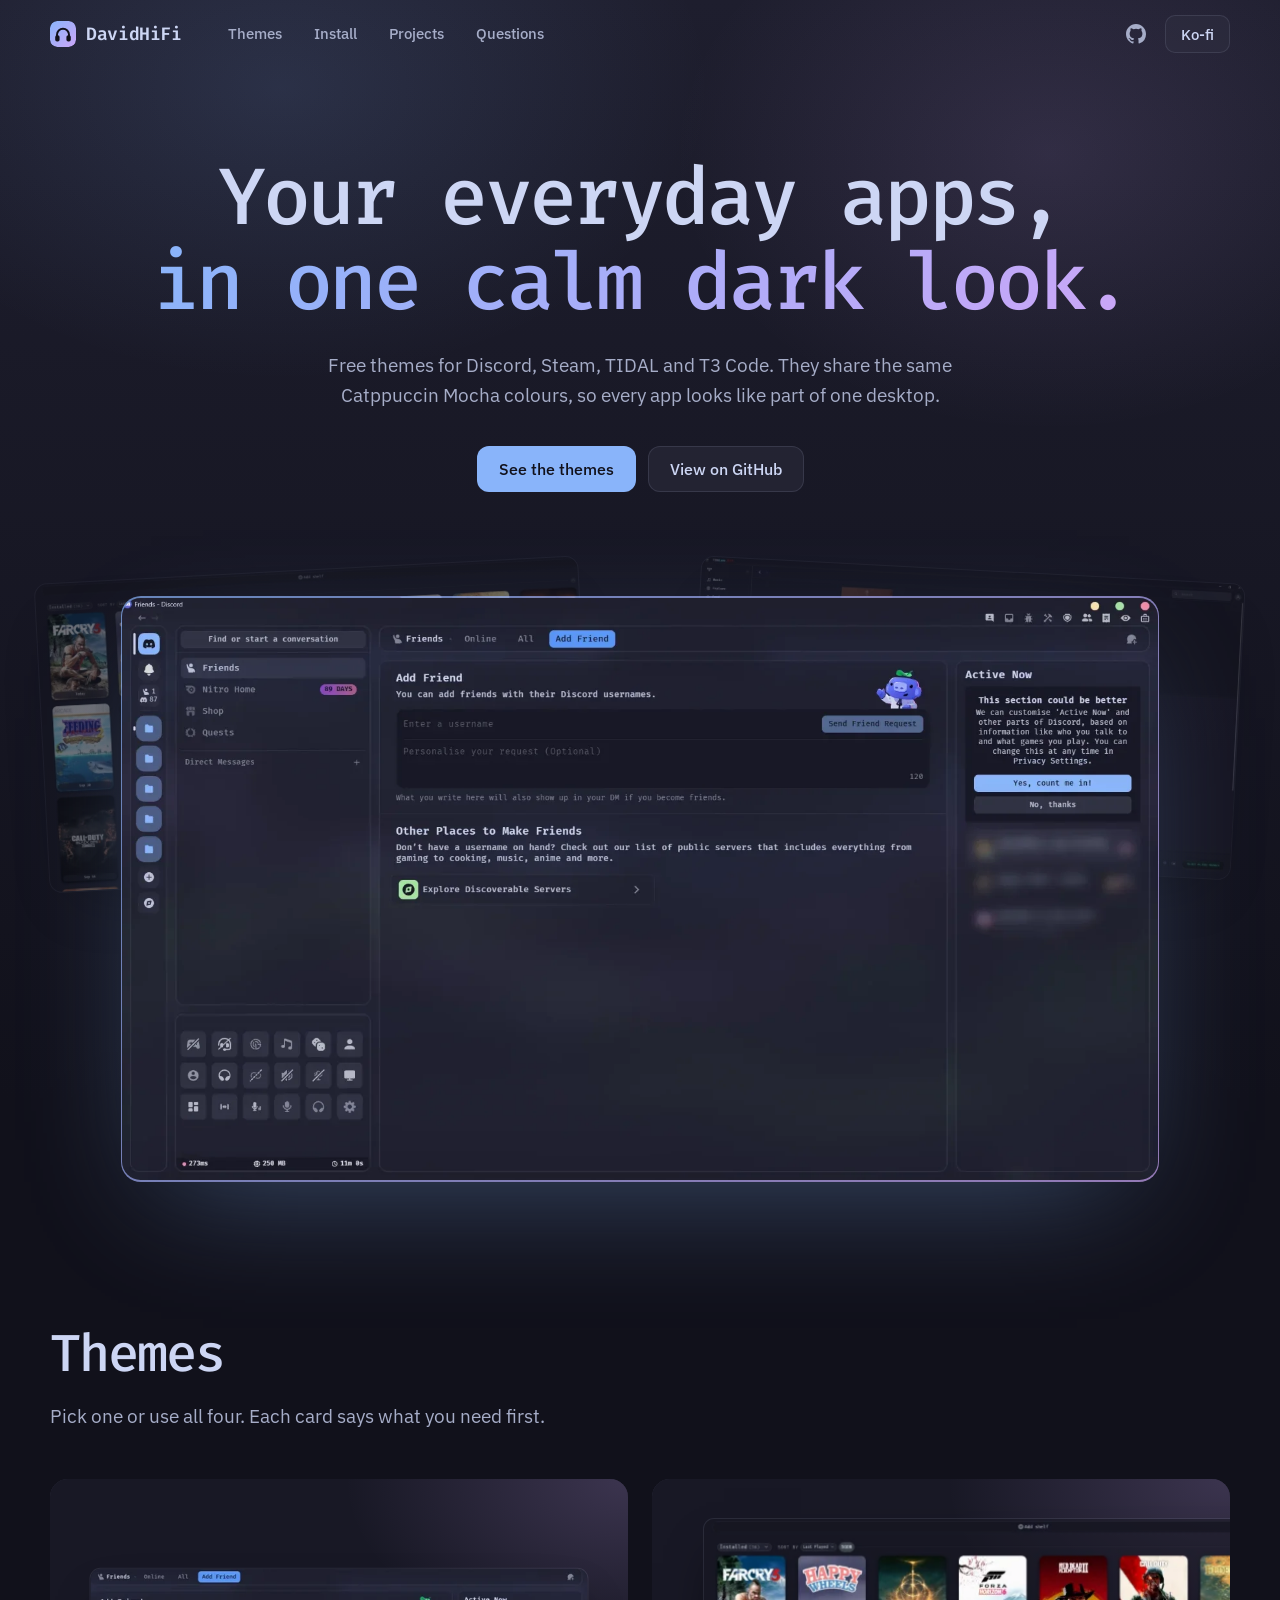
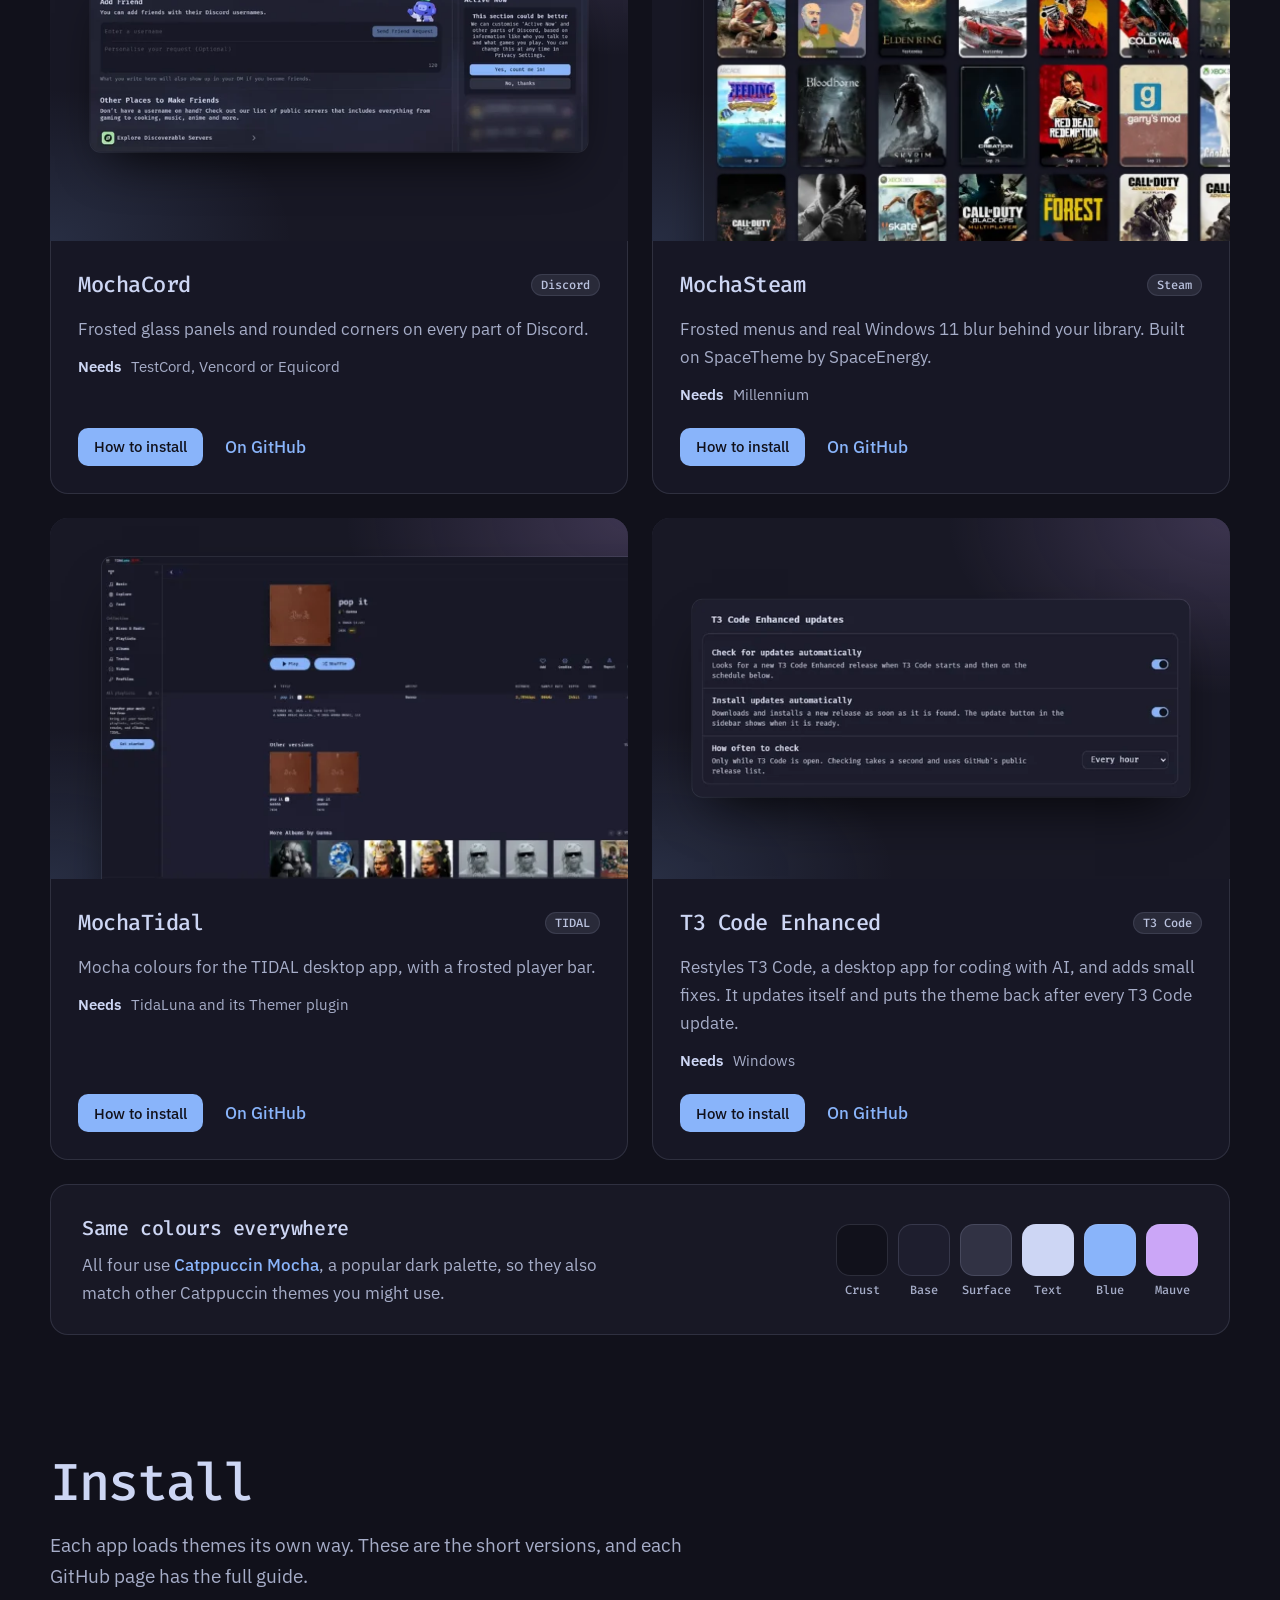
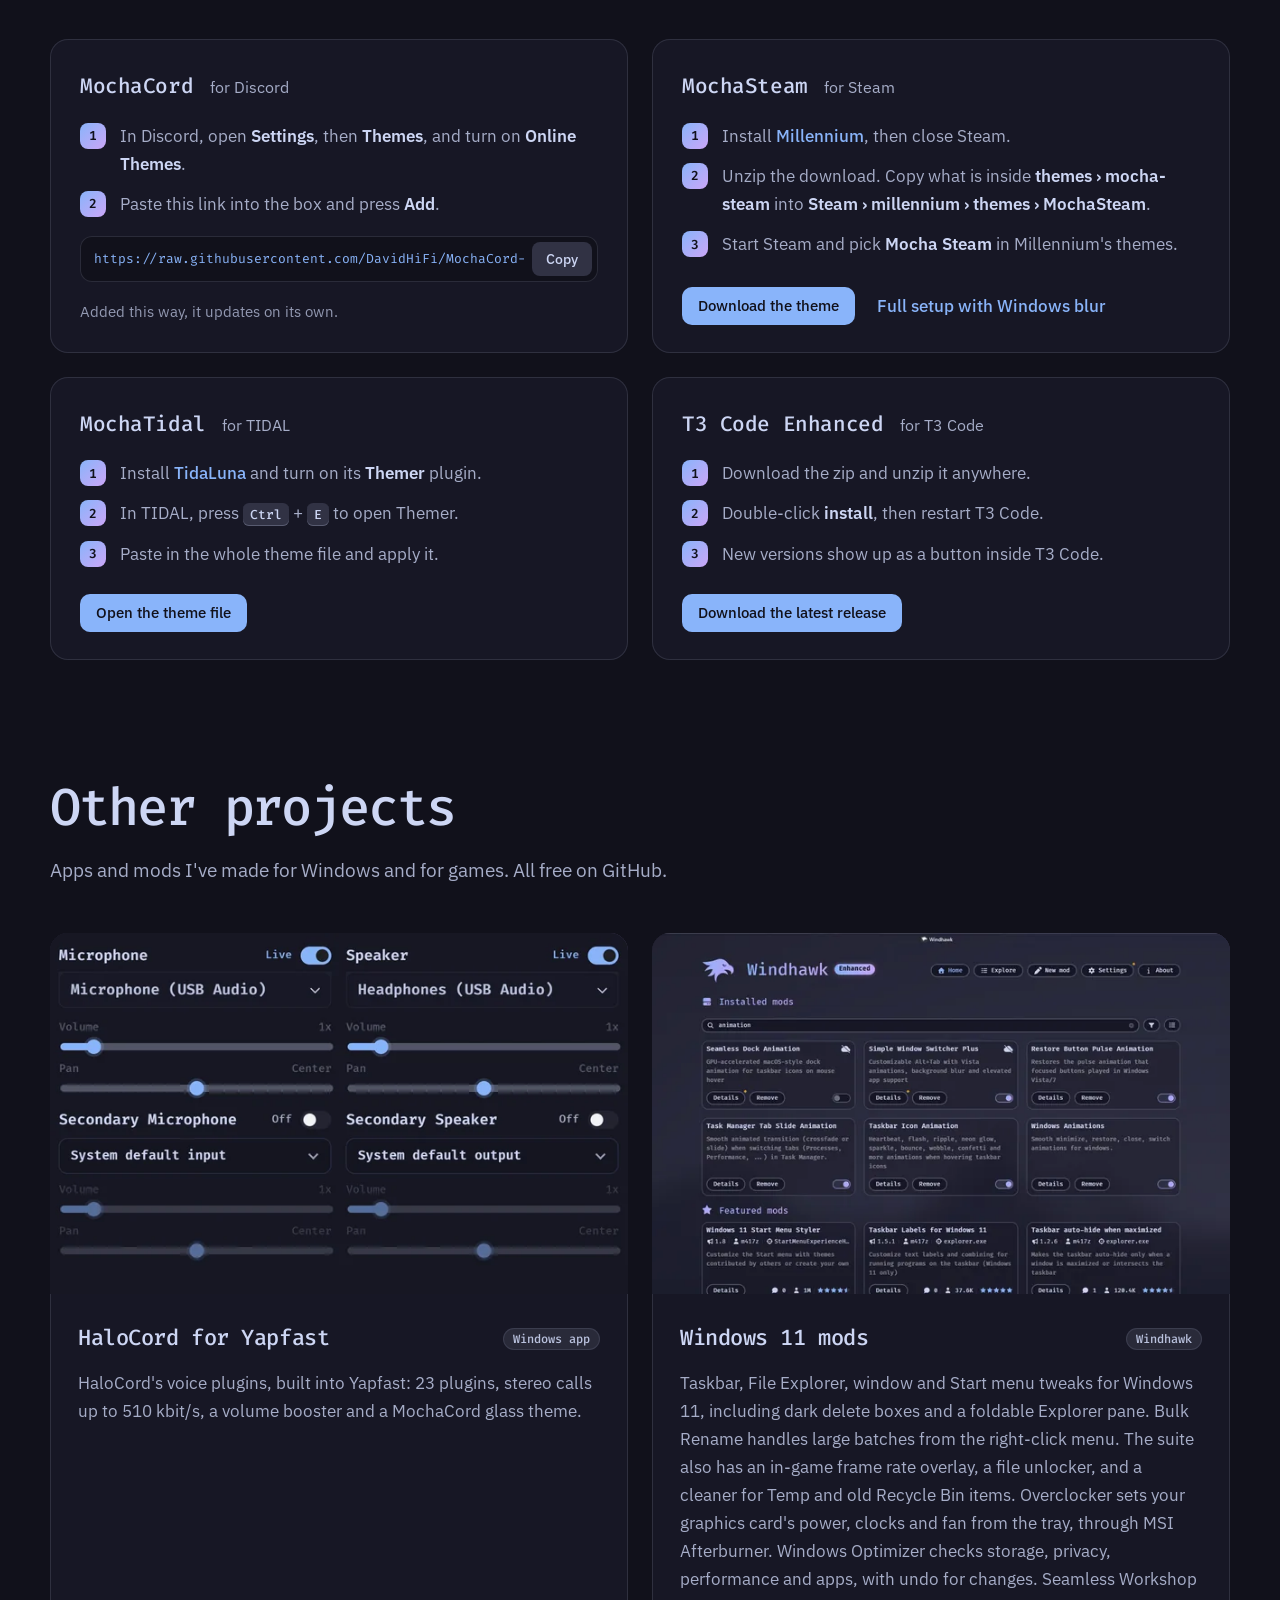
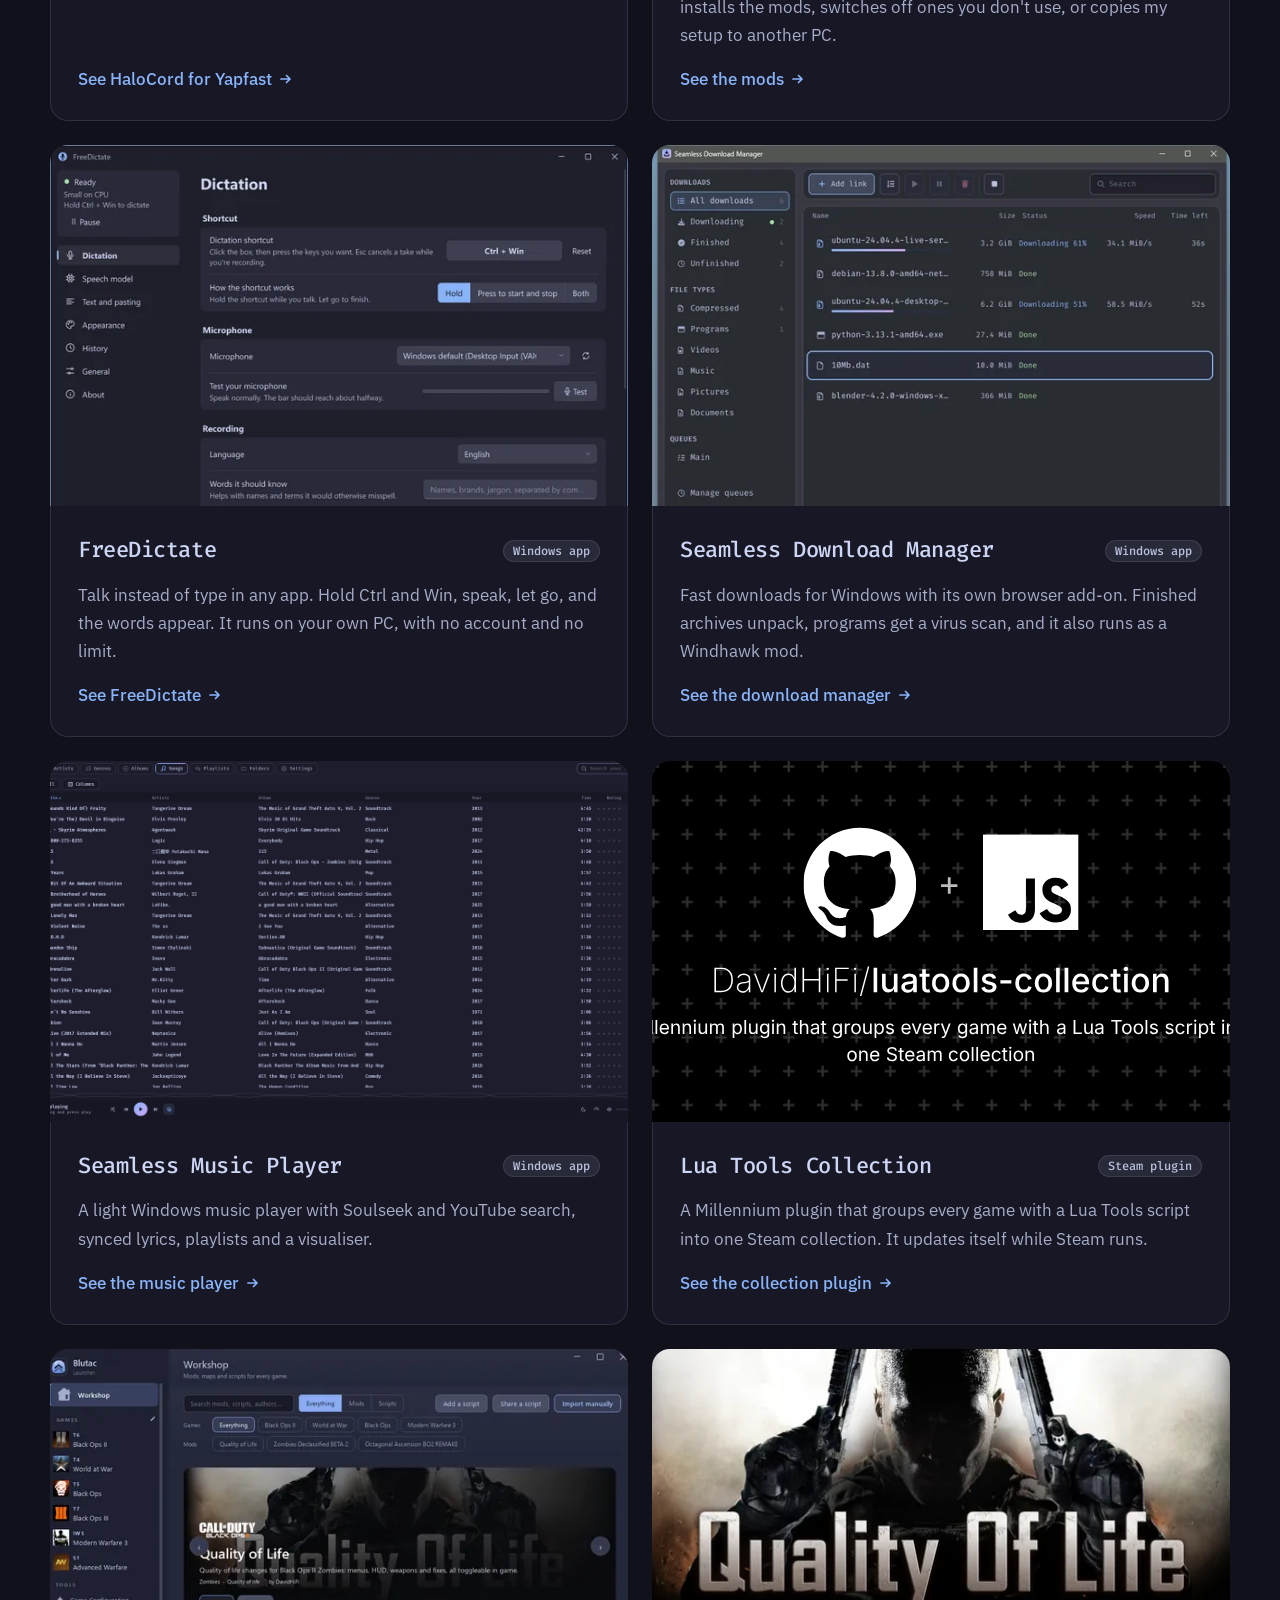
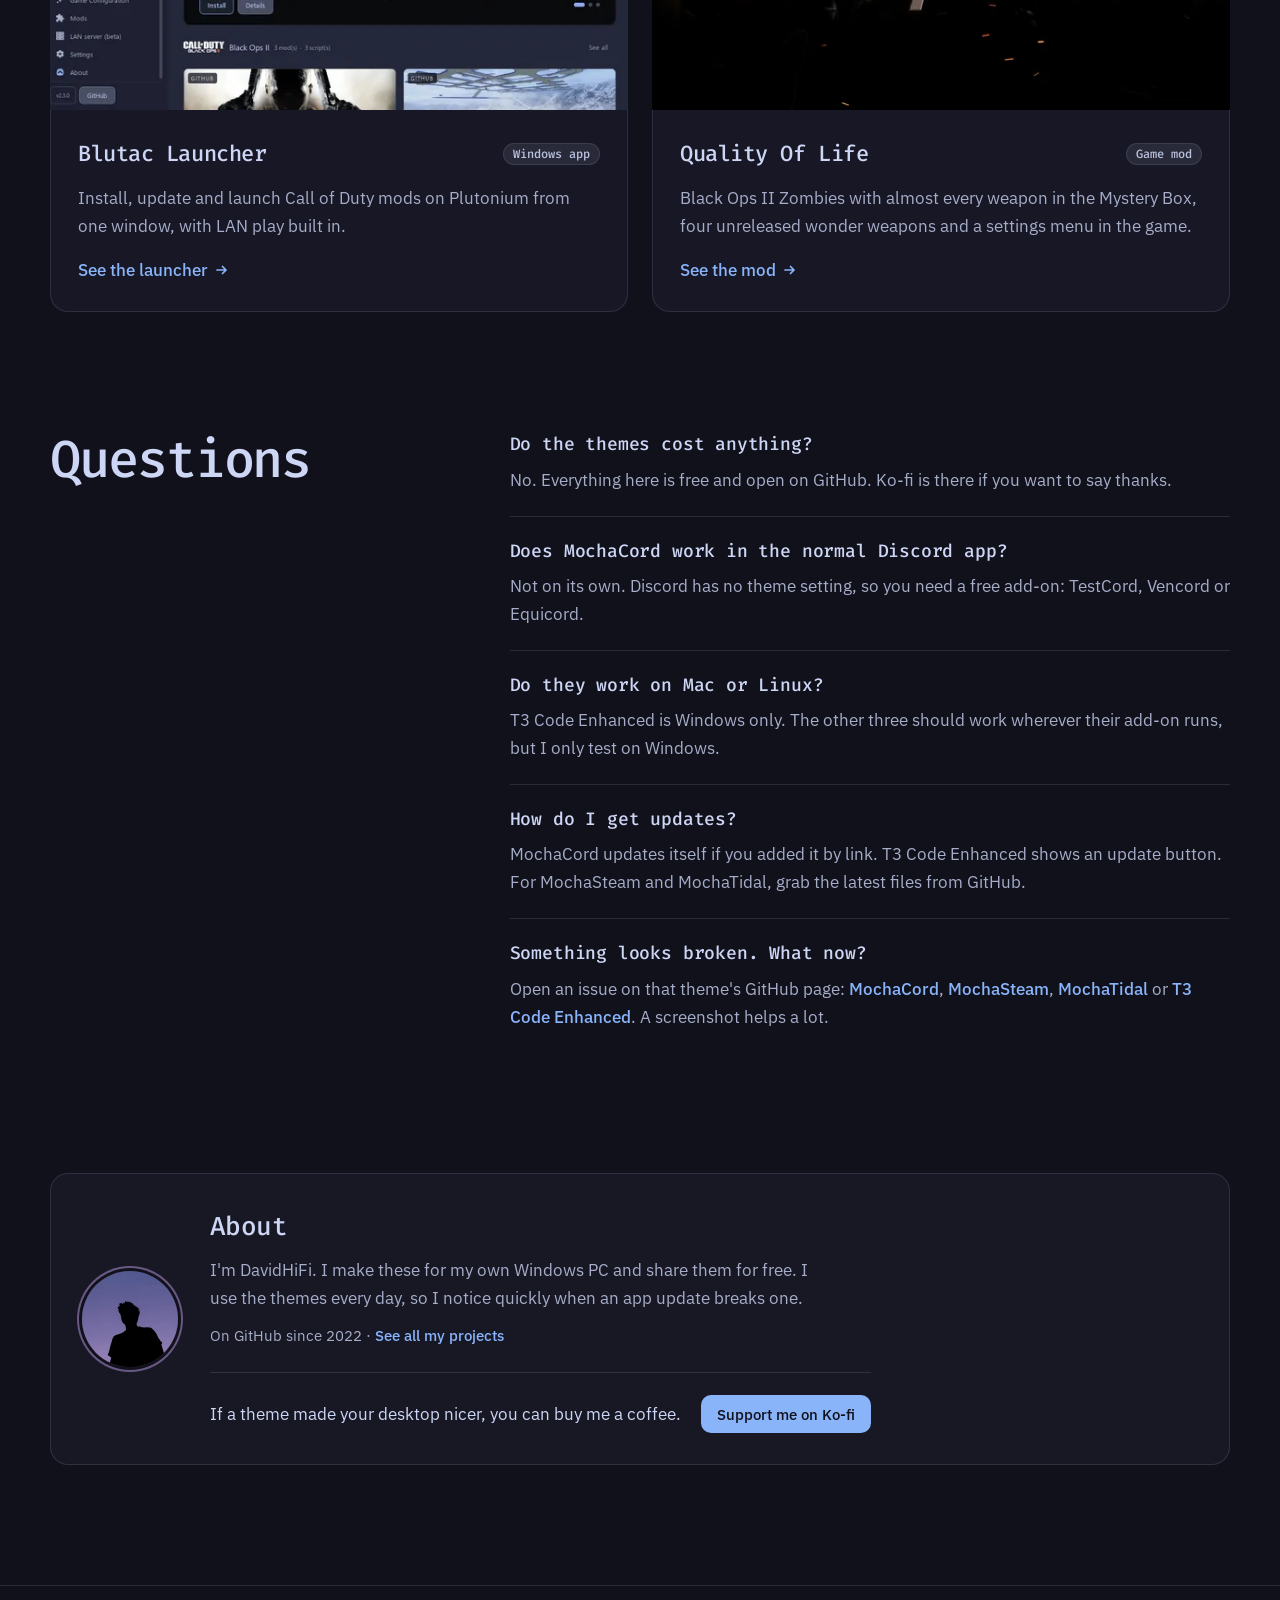
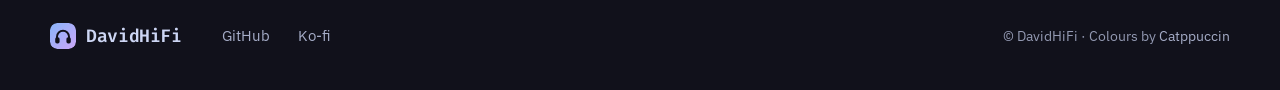
<file: index.html>
<!doctype html>
<html lang="en">
<head>
<meta charset="utf-8">
<meta name="viewport" content="width=device-width, initial-scale=1, viewport-fit=cover">
<title>DavidHiFi: Catppuccin Mocha themes for Discord, Steam, TIDAL and T3 Code</title>
<meta name="description" content="Free dark themes for Discord, Steam, TIDAL and T3 Code, all in the same Catppuccin Mocha colours. Plus a Discord app built for voice, Windows 11 mods and Call of Duty mod tools.">
<meta property="og:type" content="website">
<meta property="og:site_name" content="DavidHiFi">
<meta property="og:url" content="https://davidhifi.github.io/">
<meta property="og:title" content="DavidHiFi: Catppuccin Mocha themes and Windows tools">
<meta property="og:description" content="Free dark themes for Discord, Steam, TIDAL and T3 Code, all in the same calm colours.">
<meta property="og:image" content="https://davidhifi.github.io/share.jpg">
<meta property="og:image:width" content="1200">
<meta property="og:image:height" content="630">
<meta property="og:image:alt" content="The DavidHiFi home page, with Discord in the MochaCord theme.">
<meta name="twitter:card" content="summary_large_image">
<meta name="theme-color" content="#11111b">
<meta name="color-scheme" content="dark">
<link rel="canonical" href="https://davidhifi.github.io/">
<link rel="icon" href="favicon.svg" type="image/svg+xml">
<link rel="apple-touch-icon" href="apple-touch-icon.png">
<link rel="preload" as="font" type="font/woff2" href="assets/fonts/ibm-plex-sans.woff2" crossorigin>
<link rel="preload" as="font" type="font/woff2" href="assets/fonts/fira-code.woff2" crossorigin>
<link rel="preload" as="image" href="img/mochacord-1600.webp" imagesrcset="img/mochacord-640.webp 640w, img/mochacord-1600.webp 1600w" imagesizes="(min-width: 1200px) 1120px, 94vw" fetchpriority="high">
<link rel="stylesheet" href="assets/site.css">
<script src="assets/site.js" defer></script>
<script type="application/ld+json">{"@context":"https://schema.org","@graph":[{"@type":"WebSite","name":"DavidHiFi","url":"https://davidhifi.github.io/"},{"@type":"Person","name":"DavidHiFi","url":"https://davidhifi.github.io/","image":"https://davidhifi.github.io/img/avatar.webp","sameAs":["https://github.com/DavidHiFi","https://ko-fi.com/davidhifi"]}]}</script>
</head>
<body>
<a class="skip" href="#main">Skip to content</a>

<header class="nav" data-nav>
  <div class="wrap nav__bar">
    <a class="logo" href="#top" aria-label="DavidHiFi, back to top"><span class="logo__mark" aria-hidden="true"></span>DavidHiFi</a>
    <nav class="nav__links" id="nav-links" aria-label="Main">
      <a href="#themes">Themes</a>
      <a href="#install">Install</a>
      <a href="#projects">Projects</a>
      <a href="#questions">Questions</a>
    </nav>
    <div class="nav__end">
      <a class="icon-link" href="https://github.com/DavidHiFi" aria-label="DavidHiFi on GitHub"><svg viewBox="0 0 16 16" aria-hidden="true"><path fill="currentColor" d="M8 0C3.58 0 0 3.58 0 8c0 3.54 2.29 6.53 5.47 7.59.4.07.55-.17.55-.38v-1.33c-2.23.48-2.7-1.07-2.7-1.07-.36-.92-.89-1.17-.89-1.17-.73-.5.06-.49.06-.49.8.06 1.23.83 1.23.83.72 1.22 1.88.87 2.33.66.07-.52.28-.87.51-1.07-1.78-.2-3.65-.89-3.65-3.95 0-.87.31-1.59.83-2.15-.08-.2-.36-1.02.08-2.12 0 0 .67-.21 2.2.82a7.6 7.6 0 0 1 4 0c1.53-1.04 2.2-.82 2.2-.82.44 1.1.16 1.92.08 2.12.51.56.82 1.27.82 2.15 0 3.07-1.87 3.75-3.65 3.95.29.25.54.73.54 1.48v2.2c0 .21.15.46.55.38A8 8 0 0 0 16 8c0-4.42-3.58-8-8-8Z"/></svg></a>
      <a class="btn btn--ghost btn--sm" href="https://ko-fi.com/davidhifi">Ko-fi</a>
      <button class="nav__toggle" type="button" aria-expanded="false" aria-controls="nav-links" aria-label="Open menu"><span></span><span></span></button>
    </div>
  </div>
</header>

<main id="main">
  <section class="hero" id="top" aria-labelledby="hero-title">
    <div class="wrap hero__text">
      <h1 id="hero-title">Your everyday apps, <span class="grad">in one calm dark look.</span></h1>
      <p class="lead">Free themes for Discord, Steam, TIDAL and T3 Code. They share the same Catppuccin Mocha colours, so every app looks like part of one desktop.</p>
      <div class="actions">
        <a class="btn btn--primary" href="#themes">See the themes</a>
        <a class="btn btn--ghost" href="https://github.com/DavidHiFi">View on GitHub</a>
      </div>
    </div>
    <div class="wrap">
      <div class="hero__stack">
      <img class="hero__back hero__back--l" src="img/mochasteam-640.webp" width="640" height="363" alt="" decoding="async">
      <img class="hero__back hero__back--r" src="img/mochatidal-640.webp" width="640" height="348" alt="" decoding="async">
      <figure class="hero__shot">
        <img src="img/mochacord-1600.webp" srcset="img/mochacord-640.webp 640w, img/mochacord-1600.webp 1600w" sizes="(min-width: 1200px) 1120px, 94vw" width="1600" height="900" alt="Discord with the MochaCord theme: dark blue-grey panels, rounded corners and a soft blue Add Friend button" fetchpriority="high">
      </figure>
      </div>
    </div>
  </section>

  <section class="section" id="themes" aria-labelledby="themes-title">
    <div class="wrap">
      <header class="section__head">
        <h2 id="themes-title">Themes</h2>
        <p class="lead">Pick one or use all four. Each card says what you need first.</p>
      </header>

      <div class="cards cards--themes">
        <article class="card" id="mochacord">
          <div class="card__media card__media--panel"><img src="img/mochacord-close-1200.webp" srcset="img/mochacord-close-640.webp 640w, img/mochacord-close-1200.webp 1200w" sizes="(min-width: 960px) 480px, 80vw" width="1200" height="440" loading="lazy" decoding="async" alt="Close-up of MochaCord: the Add Friend box and the Active Now panel, with rounded frosted panels and soft blue buttons"></div>
          <div class="card__body">
            <div class="card__title"><h3>MochaCord</h3><span class="tag">Discord</span></div>
            <p>Frosted glass panels and rounded corners on every part of Discord.</p>
            <p class="needs"><span>Needs</span> TestCord, Vencord or Equicord</p>
            <p class="updated" data-repo="MochaCord-Theme" hidden></p>
            <div class="card__actions"><a class="btn btn--primary btn--sm" href="#install-cord">How to install</a><a class="link" href="https://github.com/DavidHiFi/MochaCord-Theme">On GitHub</a></div>
          </div>
        </article>

        <article class="card" id="mochasteam">
          <div class="card__media"><img src="img/mochasteam-1600.webp" srcset="img/mochasteam-640.webp 640w, img/mochasteam-1600.webp 1600w" sizes="(min-width: 960px) 560px, 92vw" width="1600" height="907" loading="lazy" decoding="async" alt="Steam's game library with MochaSteam"></div>
          <div class="card__body">
            <div class="card__title"><h3>MochaSteam</h3><span class="tag">Steam</span></div>
            <p>Frosted menus and real Windows 11 blur behind your library. Built on SpaceTheme by SpaceEnergy.</p>
            <p class="needs"><span>Needs</span> Millennium</p>
            <p class="updated" data-repo="MochaSteam" hidden></p>
            <div class="card__actions"><a class="btn btn--primary btn--sm" href="#install-steam">How to install</a><a class="link" href="https://github.com/DavidHiFi/MochaSteam">On GitHub</a></div>
          </div>
        </article>

        <article class="card" id="mochatidal">
          <div class="card__media"><img src="img/mochatidal-1600.webp" srcset="img/mochatidal-640.webp 640w, img/mochatidal-1600.webp 1600w" sizes="(min-width: 960px) 560px, 92vw" width="1600" height="869" loading="lazy" decoding="async" alt="An album page in TIDAL with MochaTidal"></div>
          <div class="card__body">
            <div class="card__title"><h3>MochaTidal</h3><span class="tag">TIDAL</span></div>
            <p>Mocha colours for the TIDAL desktop app, with a frosted player bar.</p>
            <p class="needs"><span>Needs</span> TidaLuna and its Themer plugin</p>
            <p class="updated" data-repo="MochaTidal" hidden></p>
            <div class="card__actions"><a class="btn btn--primary btn--sm" href="#install-tidal">How to install</a><a class="link" href="https://github.com/DavidHiFi/MochaTidal">On GitHub</a></div>
          </div>
        </article>

        <article class="card" id="t3">
          <div class="card__media card__media--panel"><img src="img/t3-code-enhanced-840.webp" srcset="img/t3-code-enhanced-640.webp 640w, img/t3-code-enhanced-840.webp 840w" sizes="(min-width: 960px) 460px, 80vw" width="840" height="332" loading="lazy" decoding="async" alt="T3 Code Enhanced settings: check for updates, install them, and how often to check"></div>
          <div class="card__body">
            <div class="card__title"><h3>T3 Code Enhanced</h3><span class="tag">T3 Code</span></div>
            <p>Restyles T3 Code, a desktop app for coding with AI, and adds small fixes. It updates itself and puts the theme back after every T3 Code update.</p>
            <p class="needs"><span>Needs</span> Windows</p>
            <p class="updated" data-repo="t3-code-enhanced" hidden></p>
            <div class="card__actions"><a class="btn btn--primary btn--sm" href="#install-t3">How to install</a><a class="link" href="https://github.com/DavidHiFi/t3-code-enhanced">On GitHub</a></div>
          </div>
        </article>
      </div>

      <div class="palette" aria-labelledby="palette-title">
        <div>
          <h3 id="palette-title">Same colours everywhere</h3>
          <p>All four use <a class="link" href="https://catppuccin.com/palette/">Catppuccin Mocha</a>, a popular dark palette, so they also match other Catppuccin themes you might use.</p>
        </div>
        <ul class="swatches" aria-label="The main Mocha colours">
          <li style="--c:#11111b"><span>Crust</span></li>
          <li style="--c:#1e1e2e"><span>Base</span></li>
          <li style="--c:#313244"><span>Surface</span></li>
          <li style="--c:#cdd6f4"><span>Text</span></li>
          <li style="--c:#89b4fa"><span>Blue</span></li>
          <li style="--c:#cba6f7"><span>Mauve</span></li>
        </ul>
      </div>
    </div>
  </section>

  <section class="section" id="install" aria-labelledby="install-title">
    <div class="wrap">
      <header class="section__head">
        <h2 id="install-title">Install</h2>
        <p class="lead">Each app loads themes its own way. These are the short versions, and each GitHub page has the full guide.</p>
      </header>

      <div class="steps">
        <article class="step" id="install-cord">
          <h3>MochaCord <span class="muted">for Discord</span></h3>
          <ol>
            <li>In Discord, open <b>Settings</b>, then <b>Themes</b>, and turn on <b>Online Themes</b>.</li>
            <li>Paste this link into the box and press <b>Add</b>.</li>
          </ol>
          <div class="copy">
            <code id="cord-url">https://raw.githubusercontent.com/DavidHiFi/MochaCord-Theme/main/MochaCord.css</code>
            <button class="copy__btn" type="button" data-copy="cord-url">Copy</button>
          </div>
          <p class="note">Added this way, it updates on its own.</p>
        </article>

        <article class="step" id="install-steam">
          <h3>MochaSteam <span class="muted">for Steam</span></h3>
          <ol>
            <li>Install <a class="link" href="https://steambrew.app/">Millennium</a>, then close Steam.</li>
            <li>Unzip the download. Copy what is inside <b>themes › mocha-steam</b> into <b>Steam › millennium › themes › MochaSteam</b>.</li>
            <li>Start Steam and pick <b>Mocha Steam</b> in Millennium's themes.</li>
          </ol>
          <div class="step__actions"><a class="btn btn--primary btn--sm" href="https://github.com/DavidHiFi/MochaSteam/archive/refs/heads/main.zip">Download the theme</a><a class="link" href="https://github.com/DavidHiFi/MochaSteam#installation">Full setup with Windows blur</a></div>
        </article>

        <article class="step" id="install-tidal">
          <h3>MochaTidal <span class="muted">for TIDAL</span></h3>
          <ol>
            <li>Install <a class="link" href="https://github.com/Inrixia/TidaLuna">TidaLuna</a> and turn on its <b>Themer</b> plugin.</li>
            <li>In TIDAL, press <kbd>Ctrl</kbd> + <kbd>E</kbd> to open Themer.</li>
            <li>Paste in the whole theme file and apply it.</li>
          </ol>
          <div class="step__actions"><a class="btn btn--primary btn--sm" href="https://github.com/DavidHiFi/MochaTidal/blob/main/MochaTidal.css">Open the theme file</a></div>
        </article>

        <article class="step" id="install-t3">
          <h3>T3 Code Enhanced <span class="muted">for T3 Code</span></h3>
          <ol>
            <li>Download the zip and unzip it anywhere.</li>
            <li>Double-click <b>install</b>, then restart T3 Code.</li>
            <li>New versions show up as a button inside T3 Code.</li>
          </ol>
          <div class="step__actions"><a class="btn btn--primary btn--sm" href="https://github.com/DavidHiFi/t3-code-enhanced/releases/latest">Download the latest release</a></div>
        </article>
      </div>
    </div>
  </section>

  <section class="section" id="projects" aria-labelledby="projects-title">
    <div class="wrap">
      <header class="section__head">
        <h2 id="projects-title">Other projects</h2>
        <p class="lead">Apps and mods I've made for Windows and for games. All free on GitHub.</p>
      </header>

      <div class="cards cards--projects">
        <a class="card card--link" href="https://github.com/DavidHiFi/yapfast">
          <div class="card__media card__media--fill"><img src="img/halocord-1280.webp" srcset="img/halocord-640.webp 640w, img/halocord-1280.webp 1280w" sizes="(min-width: 960px) 560px, 92vw" width="1280" height="800" loading="lazy" decoding="async" alt="HaloCord's voice settings: a second microphone and speaker, each with its own volume and left-right balance"></div>
          <div class="card__body">
            <div class="card__title"><h3>HaloCord for Yapfast</h3><span class="tag">Windows app</span></div>
            <p>HaloCord's voice plugins, built into Yapfast: 23 plugins, stereo calls up to 510 kbit/s, a volume booster and a MochaCord glass theme.</p>
            <p class="updated" data-repo="yapfast" hidden></p>
            <span class="more">See HaloCord for Yapfast <svg class="arrow" viewBox="0 0 16 16" aria-hidden="true"><path d="M3 8h9M8.5 4.5 12 8l-3.5 3.5"/></svg></span>
          </div>
        </a>

        <a class="card card--link" href="https://github.com/DavidHiFi/seamless-workshop">
          <div class="card__media card__media--fill"><img src="img/windhawk-1200.webp" srcset="img/windhawk-640.webp 640w, img/windhawk-1200.webp 1200w" sizes="(min-width: 960px) 560px, 92vw" width="1200" height="750" loading="lazy" decoding="async" alt="Windhawk's mod list, restyled in Mocha colours"></div>
          <div class="card__body">
            <div class="card__title"><h3>Windows 11 mods</h3><span class="tag">Windhawk</span></div>
            <p>Taskbar, File Explorer, window and Start menu tweaks for Windows 11, including dark delete boxes and a foldable Explorer pane. Bulk Rename handles large batches from the right-click menu. The suite also has an in-game frame rate overlay, a file unlocker, and a cleaner for Temp and old Recycle Bin items. Overclocker sets your graphics card's power, clocks and fan from the tray, through MSI Afterburner. Windows Optimizer checks storage, privacy, performance and apps, with undo for changes. Seamless Workshop installs the mods, switches off ones you don't use, or copies my setup to another PC.</p>
            <p class="updated" data-repo="seamless-workshop" hidden></p>
            <span class="more">See the mods <svg class="arrow" viewBox="0 0 16 16" aria-hidden="true"><path d="M3 8h9M8.5 4.5 12 8l-3.5 3.5"/></svg></span>
          </div>
        </a>

        <a class="card card--link" href="https://github.com/DavidHiFi/freedictate">
          <div class="card__media card__media--fill"><img src="img/freedictate-1000.webp" srcset="img/freedictate-640.webp 640w, img/freedictate-1000.webp 1000w" sizes="(min-width: 960px) 560px, 92vw" width="1000" height="720" loading="lazy" decoding="async" alt="FreeDictate's dictation settings: the Ctrl and Win shortcut, the microphone and a test bar"></div>
          <div class="card__body">
            <div class="card__title"><h3>FreeDictate</h3><span class="tag">Windows app</span></div>
            <p>Talk instead of type in any app. Hold Ctrl and Win, speak, let go, and the words appear. It runs on your own PC, with no account and no limit.</p>
            <p class="updated" data-repo="freedictate" hidden></p>
            <span class="more">See FreeDictate <svg class="arrow" viewBox="0 0 16 16" aria-hidden="true"><path d="M3 8h9M8.5 4.5 12 8l-3.5 3.5"/></svg></span>
          </div>
        </a>

        <a class="card card--link" href="https://github.com/DavidHiFi/seamless-download-manager">
          <div class="card__media card__media--fill"><img src="img/sdm-1024.webp" srcset="img/sdm-640.webp 640w, img/sdm-1024.webp 1024w" sizes="(min-width: 960px) 560px, 92vw" width="1024" height="720" loading="lazy" decoding="async" alt="Seamless Download Manager's download list, with two files downloading and four done"></div>
          <div class="card__body">
            <div class="card__title"><h3>Seamless Download Manager</h3><span class="tag">Windows app</span></div>
            <p>Fast downloads for Windows with its own browser add-on. Finished archives unpack, programs get a virus scan, and it also runs as a Windhawk mod.</p>
            <p class="updated" data-repo="seamless-download-manager" hidden></p>
            <span class="more">See the download manager <svg class="arrow" viewBox="0 0 16 16" aria-hidden="true"><path d="M3 8h9M8.5 4.5 12 8l-3.5 3.5"/></svg></span>
          </div>
        </a>

        <a class="card card--link" href="https://github.com/DavidHiFi/seamless-music-player">
          <div class="card__media card__media--fill"><img src="img/smp-preview.png" width="1400" height="754" loading="lazy" decoding="async" alt="Seamless Music Player showing the Songs page, playback bar and blue to mauve waveform"></div>
          <div class="card__body">
            <div class="card__title"><h3>Seamless Music Player</h3><span class="tag">Windows app</span></div>
            <p>A light Windows music player with Soulseek and YouTube search, synced lyrics, playlists and a visualiser.</p>
            <p class="updated" data-repo="seamless-music-player" hidden></p>
            <span class="more">See the music player <svg class="arrow" viewBox="0 0 16 16" aria-hidden="true"><path d="M3 8h9M8.5 4.5 12 8l-3.5 3.5"/></svg></span>
          </div>
        </a>

        <a class="card card--link" href="https://github.com/DavidHiFi/luatools-collection">
          <div class="card__media card__media--fill"><img src="img/luatools-collection.svg" width="1280" height="640" loading="lazy" decoding="async" alt="Lua Tools Collection preview with the project name and its Steam collection description"></div>
          <div class="card__body">
            <div class="card__title"><h3>Lua Tools Collection</h3><span class="tag">Steam plugin</span></div>
            <p>A Millennium plugin that groups every game with a Lua Tools script into one Steam collection. It updates itself while Steam runs.</p>
            <p class="updated" data-repo="luatools-collection" hidden></p>
            <span class="more">See the collection plugin <svg class="arrow" viewBox="0 0 16 16" aria-hidden="true"><path d="M3 8h9M8.5 4.5 12 8l-3.5 3.5"/></svg></span>
          </div>
        </a>

        <a class="card card--link" href="https://github.com/DavidHiFi/Blutac-Launcher">
          <div class="card__media card__media--fill"><img src="img/blutac-1180.webp" srcset="img/blutac-640.webp 640w, img/blutac-1180.webp 1180w" sizes="(min-width: 960px) 560px, 92vw" width="1180" height="720" loading="lazy" decoding="async" alt="Blutac Launcher's Workshop page, listing Call of Duty mods to install"></div>
          <div class="card__body">
            <div class="card__title"><h3>Blutac Launcher</h3><span class="tag">Windows app</span></div>
            <p>Install, update and launch Call of Duty mods on Plutonium from one window, with LAN play built in.</p>
            <p class="updated" data-repo="Blutac-Launcher" hidden></p>
            <span class="more">See the launcher <svg class="arrow" viewBox="0 0 16 16" aria-hidden="true"><path d="M3 8h9M8.5 4.5 12 8l-3.5 3.5"/></svg></span>
          </div>
        </a>

        <a class="card card--link" href="https://github.com/DavidHiFi/T6-QoL">
          <div class="card__media card__media--fill"><img src="img/qol-1200.webp" srcset="img/qol-640.webp 640w, img/qol-1200.webp 1200w" sizes="(min-width: 960px) 560px, 92vw" width="1200" height="675" loading="lazy" decoding="async" alt="Quality Of Life cover art for Black Ops II Zombies"></div>
          <div class="card__body">
            <div class="card__title"><h3>Quality Of Life</h3><span class="tag">Game mod</span></div>
            <p>Black Ops II Zombies with almost every weapon in the Mystery Box, four unreleased wonder weapons and a settings menu in the game.</p>
            <p class="updated" data-repo="T6-QoL" hidden></p>
            <span class="more">See the mod <svg class="arrow" viewBox="0 0 16 16" aria-hidden="true"><path d="M3 8h9M8.5 4.5 12 8l-3.5 3.5"/></svg></span>
          </div>
        </a>
      </div>
    </div>
  </section>

  <section class="section" id="questions" aria-labelledby="questions-title">
    <div class="wrap faq">
      <header class="section__head">
        <h2 id="questions-title">Questions</h2>
      </header>
      <dl class="faq__list">
        <div><dt>Do the themes cost anything?</dt><dd>No. Everything here is free and open on GitHub. Ko-fi is there if you want to say thanks.</dd></div>
        <div><dt>Does MochaCord work in the normal Discord app?</dt><dd>Not on its own. Discord has no theme setting, so you need a free add-on: TestCord, Vencord or Equicord.</dd></div>
        <div><dt>Do they work on Mac or Linux?</dt><dd>T3 Code Enhanced is Windows only. The other three should work wherever their add-on runs, but I only test on Windows.</dd></div>
        <div><dt>How do I get updates?</dt><dd>MochaCord updates itself if you added it by link. T3 Code Enhanced shows an update button. For MochaSteam and MochaTidal, grab the latest files from GitHub.</dd></div>
        <div><dt>Something looks broken. What now?</dt><dd>Open an issue on that theme's GitHub page: <a class="link" href="https://github.com/DavidHiFi/MochaCord-Theme/issues">MochaCord</a>, <a class="link" href="https://github.com/DavidHiFi/MochaSteam/issues">MochaSteam</a>, <a class="link" href="https://github.com/DavidHiFi/MochaTidal/issues">MochaTidal</a> or <a class="link" href="https://github.com/DavidHiFi/t3-code-enhanced/issues">T3 Code Enhanced</a>. A screenshot helps a lot.</dd></div>
      </dl>
    </div>
  </section>

  <section class="section" id="about" aria-labelledby="about-title">
    <div class="wrap">
      <div class="about">
        <img class="about__pic" src="img/avatar.webp" width="96" height="96" loading="lazy" decoding="async" alt="DavidHiFi's profile picture, a silhouette against a blue and purple sky">
        <div>
          <h2 id="about-title">About</h2>
          <p>I'm DavidHiFi. I make these for my own Windows PC and share them for free. I use the themes every day, so I notice quickly when an app update breaks one.</p>
          <p class="about__facts">On GitHub since 2022 &middot; <a class="link" href="https://github.com/DavidHiFi">See all my projects</a></p>
          <div class="about__support">
            <p>If a theme made your desktop nicer, you can buy me a coffee.</p>
            <a class="btn btn--primary btn--sm" href="https://ko-fi.com/davidhifi">Support me on Ko-fi</a>
          </div>
        </div>
      </div>
    </div>
  </section>
</main>

<footer class="footer">
  <div class="wrap footer__bar">
    <a class="logo" href="#top"><span class="logo__mark" aria-hidden="true"></span>DavidHiFi</a>
    <nav class="footer__links" aria-label="Elsewhere"><a href="https://github.com/DavidHiFi">GitHub</a><a href="https://ko-fi.com/davidhifi">Ko-fi</a></nav>
    <p class="footer__legal">&copy; DavidHiFi &middot; Colours by <a href="https://catppuccin.com">Catppuccin</a></p>
  </div>
</footer>
</body>
</html>
</file>
<file: assets/site.css>
/* DavidHiFi: Catppuccin Mocha, blue to mauve, FiraCode headings. One sheet, no framework. */
/* Fonts live in assets/fonts (Latin, variable weight), so the page loads nothing from other sites. */
@font-face { font-family: "Fira Code"; src: url(fonts/fira-code.woff2) format("woff2"); font-weight: 300 700; font-display: swap; unicode-range: U+0000-00FF, U+0131, U+0152-0153, U+02BB-02BC, U+02C6, U+02DA, U+02DC, U+0304, U+0308, U+0329, U+2000-206F, U+20AC, U+2122, U+2191, U+2193, U+2212, U+2215, U+FEFF, U+FFFD; }
@font-face { font-family: "IBM Plex Sans"; src: url(fonts/ibm-plex-sans.woff2) format("woff2"); font-weight: 100 700; font-display: swap; unicode-range: U+0000-00FF, U+0131, U+0152-0153, U+02BB-02BC, U+02C6, U+02DA, U+02DC, U+0304, U+0308, U+0329, U+2000-206F, U+20AC, U+2122, U+2191, U+2193, U+2212, U+2215, U+FEFF, U+FFFD; }
:root {
  --crust: #11111b; --mantle: #181825; --base: #1e1e2e;
  --s0: #313244; --s1: #45475a; --s2: #585b70; --ov2: #9399b2;
  --text: #cdd6f4; --sub1: #bac2de; --sub0: #a6adc8;
  --blue: #89b4fa; --mauve: #cba6f7; --green: #a6e3a1;
  --grad: linear-gradient(135deg, var(--blue), var(--mauve));
  --hair: rgb(108 112 134 / .28);
  --panel: rgb(30 30 46 / .55);
  --display: "Fira Code", "FiraCode Nerd Font", ui-monospace, Consolas, monospace;
  --body: "IBM Plex Sans", "Segoe UI", system-ui, sans-serif;
  --r-lg: 18px; --r-md: 12px; --r-sm: 8px;
  --wrap: 1180px;
  --ease: cubic-bezier(.22, 1, .36, 1);
  color-scheme: dark;
}

*, *::before, *::after { box-sizing: border-box; }
html { scroll-behavior: smooth; scroll-padding-top: 84px; -webkit-text-size-adjust: 100%; }
body {
  margin: 0; min-height: 100vh;
  background: var(--crust);
  color: var(--text);
  font: 400 17px/1.65 var(--body);
  -webkit-font-smoothing: antialiased;
  text-rendering: optimizeLegibility;
  overflow-x: hidden;
}
/* two soft lights behind the top of the page */
body::before {
  content: ""; position: absolute; inset: 0 0 auto 0; height: 1100px; z-index: -1; pointer-events: none;
  background:
    radial-gradient(48% 38% at 22% 8%, rgb(137 180 250 / .13), transparent 70%),
    radial-gradient(42% 36% at 82% 14%, rgb(203 166 247 / .12), transparent 70%),
    linear-gradient(var(--base), var(--crust));
}
img { display: block; max-width: 100%; height: auto; }
h1, h2, h3 { margin: 0; font-family: var(--display); font-weight: 500; color: var(--text); letter-spacing: -.02em; }
p, ol, ul, dl, dd, figure { margin: 0; }
a { color: inherit; text-decoration: none; }
b { font-weight: 600; color: var(--text); }
::selection { background: rgb(137 180 250 / .3); }
:focus-visible { outline: 2px solid var(--blue); outline-offset: 3px; border-radius: 6px; }

.wrap { width: min(var(--wrap), 100% - 48px); margin-inline: auto; }
.muted { color: var(--sub0); }
.lead { font-size: 19px; line-height: 1.6; color: var(--sub0); max-width: 60ch; }
.grad { background: var(--grad); -webkit-background-clip: text; background-clip: text; color: transparent; }

.skip { position: absolute; left: 16px; top: -60px; z-index: 100; padding: 10px 16px; border-radius: var(--r-sm); background: var(--blue); color: var(--crust); font-weight: 600; }
.skip:focus { top: 16px; }

/* links and buttons: blue resting, blue to mauve on hover */
.link { color: var(--blue); font-weight: 500; background: linear-gradient(var(--mauve), var(--mauve)) 0 100% / 0 1.5px no-repeat; transition: color .18s var(--ease), background-size .25s var(--ease); }
.link:hover { color: var(--mauve); background-size: 100% 1.5px; }

.btn {
  position: relative; display: inline-flex; align-items: center; justify-content: center; gap: 8px;
  height: 46px; padding: 0 22px; border-radius: var(--r-md); border: 0;
  font: 500 16px/1 var(--body); white-space: nowrap; cursor: pointer;
  transition: background-color .18s var(--ease), color .18s var(--ease), box-shadow .18s var(--ease), transform .18s var(--ease);
}
.btn--sm { height: 38px; padding: 0 16px; font-size: 15px; border-radius: 10px; }
.btn--primary { isolation: isolate; background: var(--blue); color: var(--crust); }
.btn--primary::before { content: ""; position: absolute; inset: 0; z-index: -1; border-radius: inherit; background: var(--grad); opacity: 0; transition: opacity .2s var(--ease); }
.btn--primary:hover::before { opacity: 1; }
.btn--primary:active { transform: translateY(1px); }
.btn--ghost { background: rgb(49 50 68 / .45); color: var(--text); box-shadow: inset 0 0 0 1px var(--hair); }
.btn--ghost:hover { background: rgb(49 50 68 / .7); box-shadow: inset 0 0 0 1px rgb(137 180 250 / .55); }
.arrow { width: 16px; height: 16px; fill: none; stroke: currentColor; stroke-width: 1.7; stroke-linecap: round; stroke-linejoin: round; transition: transform .2s var(--ease); }
a:hover .arrow { transform: translateX(3px); }

/* nav: frosted bar that firms up once you scroll */
.nav { position: sticky; top: 0; z-index: 50; transition: background-color .2s var(--ease), box-shadow .2s var(--ease); }
.nav.is-stuck { background: rgb(17 17 27 / .62); -webkit-backdrop-filter: blur(20px) saturate(1.25); backdrop-filter: blur(20px) saturate(1.25); box-shadow: 0 1px 0 var(--hair); }
.nav__bar { display: flex; align-items: center; gap: 32px; height: 68px; }
.logo { min-height: 44px; display: inline-flex; align-items: center; gap: 10px; font: 600 18px/1 var(--display); letter-spacing: -.02em; }
.logo__mark { flex: none; width: 26px; height: 26px; border-radius: 7px; background: url(../favicon.svg) center / 100% no-repeat; }
.nav__links { display: flex; gap: 4px; }
.nav__links a { padding: 8px 14px; border-radius: 10px; color: var(--sub0); font-size: 15px; font-weight: 500; transition: color .15s var(--ease), background-color .15s var(--ease); }
.nav__links a:hover { color: var(--text); background: rgb(49 50 68 / .55); }
.nav__end { margin-left: auto; display: flex; align-items: center; gap: 10px; }
.icon-link { display: grid; place-items: center; width: 38px; height: 38px; border-radius: 10px; color: var(--sub0); transition: color .15s var(--ease), background-color .15s var(--ease); }
.icon-link:hover { color: var(--text); background: rgb(49 50 68 / .55); }
.icon-link svg { width: 20px; height: 20px; }
.nav__toggle { display: none; width: 42px; height: 42px; border: 0; border-radius: 10px; background: rgb(49 50 68 / .45); box-shadow: inset 0 0 0 1px var(--hair); cursor: pointer; position: relative; }
.nav__toggle span { position: absolute; left: 12px; right: 12px; height: 1.6px; border-radius: 2px; background: var(--text); transition: transform .2s var(--ease), top .2s var(--ease); }
.nav__toggle span:first-child { top: 16px; } .nav__toggle span:last-child { top: 24px; }
.nav__toggle[aria-expanded="true"] span:first-child { top: 20px; transform: rotate(45deg); }
.nav__toggle[aria-expanded="true"] span:last-child { top: 20px; transform: rotate(-45deg); }

/* hero */
.hero { padding: 88px 0 24px; text-align: center; }
.hero__text { display: flex; flex-direction: column; align-items: center; }
.hero h1 { max-width: 22ch; font-size: clamp(40px, 6.6vw, 80px); line-height: 1.06; letter-spacing: -.045em; text-wrap: balance; }
.hero h1 .grad { display: block; }
.hero .lead { margin-top: 24px; max-width: 58ch; text-wrap: pretty; }
.actions { display: flex; flex-wrap: wrap; gap: 12px; margin-top: 36px; justify-content: center; }

/* hero: Discord in front, Steam and TIDAL tucked behind it */
.hero__stack { position: relative; margin-top: 64px; padding-top: 40px; }
.hero__back { position: absolute; top: 0; width: 46%; border-radius: 12px; opacity: .5; filter: saturate(.85) brightness(.8);
  box-shadow: 0 0 0 1px rgb(205 214 244 / .12), 0 30px 60px -30px rgb(0 0 0 / .9); }
.hero__back--l { left: 0; transform: rotate(-3deg); transform-origin: right bottom; }
.hero__back--r { right: 0; transform: rotate(3deg); transform-origin: left bottom; }
.hero__shot {
  position: relative; width: 88%; margin: 0 auto; padding: 1.5px; border-radius: 20px;
  background: linear-gradient(135deg, rgb(137 180 250 / .7), rgb(203 166 247 / .7));
  box-shadow: 0 40px 120px -40px rgb(137 180 250 / .45), 0 30px 80px -30px rgb(0 0 0 / .8);
}
.hero__shot::after { content: ""; position: absolute; inset: auto 8% -48px; height: 120px; z-index: -1; background: radial-gradient(50% 50% at 50% 0, rgb(203 166 247 / .3), transparent 70%); filter: blur(20px); }
.hero__shot img { width: 100%; border-radius: 18.5px; background: var(--mantle); }

/* sections */
.section { padding: 120px 0 0; }
.section__head { max-width: 720px; margin-bottom: 48px; }
.section__head h2 { font-size: clamp(32px, 4.4vw, 52px); line-height: 1.1; letter-spacing: -.04em; text-wrap: balance; }
.section__head .lead { margin-top: 18px; }

/* cards: frosted panels with a blue to mauve frame on hover */
.cards { display: grid; grid-template-columns: repeat(2, minmax(0, 1fr)); gap: 24px; }
.card {
  position: relative; display: flex; flex-direction: column; overflow: hidden;
  border-radius: var(--r-lg); background: var(--panel); box-shadow: inset 0 0 0 1px var(--hair);
  transition: transform .25s var(--ease), box-shadow .25s var(--ease);
}
.card::after { content: ""; position: absolute; inset: 0; border-radius: inherit; padding: 1.5px; pointer-events: none; background: var(--grad); opacity: 0; transition: opacity .22s var(--ease);
  -webkit-mask: linear-gradient(#000 0 0) content-box, linear-gradient(#000 0 0); -webkit-mask-composite: xor; mask: linear-gradient(#000 0 0) content-box exclude, linear-gradient(#000 0 0); }
.card:hover::after, .card:focus-within::after { opacity: 1; }
.card:hover { box-shadow: inset 0 0 0 1px transparent, 0 24px 60px -30px rgb(137 180 250 / .35); }
.card--link:hover { transform: translateY(-3px); }
.card--link:focus-visible { outline-offset: 4px; border-radius: var(--r-lg); }

.card__media {
  position: relative; aspect-ratio: 16 / 10; overflow: hidden;
  background: radial-gradient(70% 70% at 100% 0%, rgb(203 166 247 / .2), transparent 70%), radial-gradient(60% 60% at 0% 100%, rgb(137 180 250 / .14), transparent 70%), var(--mantle);
}
.card__media img { position: absolute; left: 9%; top: 11%; width: 112%; max-width: none; border-radius: 10px; box-shadow: 0 0 0 1px rgb(205 214 244 / .1), 0 24px 50px -20px rgb(0 0 0 / .85); transition: transform .4s var(--ease); }
.card:hover .card__media img { transform: translate(-6px, -6px); }
.card__media--panel img { left: 50%; top: 50%; width: 86%; transform: translate(-50%, -50%); }
.card:hover .card__media--panel img { transform: translate(-50%, calc(-50% - 6px)); }
.card__media--fill img { inset: 0; width: 100%; height: 100%; object-fit: cover; object-position: top center; border-radius: 0; box-shadow: none; }
.card:hover .card__media--fill img { transform: scale(1.03); }

.card__body { display: flex; flex-direction: column; gap: 12px; padding: 26px 28px 28px; flex: 1; }
.card__title { display: flex; align-items: center; justify-content: space-between; gap: 12px; }
.card__title h3 { font-size: 22px; }
.card__body > p { color: var(--sub0); }
.tag { flex: none; padding: 5px 10px; border-radius: 999px; font: 500 12px/1 var(--display); color: var(--sub1); background: rgb(49 50 68 / .7); box-shadow: inset 0 0 0 1px var(--hair); }
.needs { font-size: 15px; }
.needs span { font-weight: 600; color: var(--text); margin-right: 6px; }
.card__actions, .step__actions { display: flex; flex-wrap: wrap; align-items: center; gap: 12px 22px; margin-top: auto; padding-top: 8px; }
.more { display: inline-flex; align-items: center; gap: 6px; margin-top: auto; padding-top: 4px; color: var(--blue); font-weight: 500; transition: color .18s var(--ease); }
.card--link:hover .more { color: var(--mauve); }
/* live "Updated ..." line, filled in from GitHub */
.updated { display: flex; align-items: center; gap: 9px; font-size: 14px; color: var(--sub0); }
.updated::before { content: ""; flex: none; width: 7px; height: 7px; border-radius: 50%; background: var(--green); }
.updated[hidden] { display: none; }

/* palette strip */
.palette { display: grid; grid-template-columns: minmax(0, 1fr) auto; align-items: center; gap: 24px 48px; margin-top: 24px; padding: 28px 32px; border-radius: var(--r-lg); background: var(--panel); box-shadow: inset 0 0 0 1px var(--hair); }
.palette h3 { font-size: 20px; }
.palette p { margin-top: 6px; color: var(--sub0); max-width: 52ch; }
.swatches { display: flex; flex-wrap: wrap; gap: 10px; margin: 0; padding: 0; list-style: none; }
.swatches li { display: flex; flex-direction: column; align-items: center; gap: 8px; font: 500 12px/1 var(--display); color: var(--sub0); }
.swatches li::before { content: ""; width: 52px; height: 52px; border-radius: 14px; background: var(--c); box-shadow: inset 0 0 0 1px rgb(205 214 244 / .14); transition: transform .2s var(--ease); }
.swatches li:hover::before { transform: translateY(-3px); }

/* install steps */
.steps { display: grid; grid-template-columns: repeat(2, minmax(0, 1fr)); gap: 24px; }
.step { position: relative; display: flex; flex-direction: column; gap: 18px; padding: 30px 30px 28px; border-radius: var(--r-lg); background: var(--panel); box-shadow: inset 0 0 0 1px var(--hair); }
.step h3 { font-size: 21px; }
.step h3 .muted { font: 400 16px/1 var(--body); letter-spacing: 0; margin-left: 4px; }
.step ol { list-style: none; padding: 0; counter-reset: s; display: grid; gap: 12px; }
.step li { counter-increment: s; position: relative; padding-left: 40px; color: var(--sub0); }
.step li::before { content: counter(s); position: absolute; left: 0; top: 1px; width: 26px; height: 26px; display: grid; place-items: center; border-radius: 8px; font: 600 13px/1 var(--display); color: var(--crust); background: var(--grad); }
.note { font-size: 15px; color: var(--ov2); }
kbd { font: 500 13px/1 var(--display); padding: 3px 7px; border-radius: 6px; color: var(--text); background: var(--s0); box-shadow: inset 0 -1px 0 var(--s2); }

.copy { display: flex; align-items: center; gap: 8px; padding: 6px 6px 6px 14px; border-radius: var(--r-md); background: var(--crust); box-shadow: inset 0 0 0 1px var(--hair); }
.copy code { flex: 1; min-width: 0; font: 400 13px/1.5 var(--display); color: var(--blue); white-space: nowrap; overflow-x: auto; scrollbar-width: none; }
.copy code::-webkit-scrollbar { display: none; }
.copy__btn { flex: none; height: 34px; padding: 0 14px; border: 0; border-radius: var(--r-sm); font: 500 14px/1 var(--body); color: var(--text); background: var(--s0); cursor: pointer; transition: background-color .15s var(--ease), color .15s var(--ease); }
.copy__btn:hover { background: var(--s1); }
.copy__btn.is-done { background: var(--green); color: var(--crust); }

.also { margin-top: 32px; color: var(--sub0); }

/* questions */
.faq { display: grid; grid-template-columns: minmax(0, 4fr) minmax(0, 7fr); gap: 48px; }
.faq .section__head { margin: 0; }
.faq__list { display: grid; }
.faq__list > div { padding: 22px 0; border-top: 1px solid var(--hair); }
.faq__list > div:first-child { border-top: 0; padding-top: 0; }
.faq__list dt { font: 500 18px/1.4 var(--display); letter-spacing: -.01em; }
.faq__list dd { margin-top: 8px; color: var(--sub0); }

/* about: who makes these */
.about { display: flex; align-items: center; gap: 32px; padding: 32px; border-radius: var(--r-lg); background: var(--panel); box-shadow: inset 0 0 0 1px var(--hair); }
.about__pic { flex: none; width: 96px; height: 96px; border-radius: 50%; box-shadow: 0 0 0 3px var(--crust), 0 0 0 5px rgb(203 166 247 / .45); }
.about h2 { font-size: 26px; }
.about p { margin-top: 8px; color: var(--sub0); max-width: 62ch; }
.about .about__facts { margin-top: 12px; font-size: 15px; }
.about__support { display: flex; flex-wrap: wrap; align-items: center; gap: 12px 20px; margin-top: 24px; padding-top: 22px; border-top: 1px solid var(--hair); }
.about .about__support p { margin: 0; color: var(--text); }

/* footer: one quiet row */
.footer { margin-top: 120px; padding: 28px 0 32px; border-top: 1px solid var(--hair); }
.footer__bar { display: flex; flex-wrap: wrap; align-items: center; gap: 12px 28px; }
.footer__links { display: flex; gap: 4px; }
.footer__links a { padding: 8px 12px; border-radius: 10px; color: var(--sub0); font-size: 15px; transition: color .15s var(--ease), background-color .15s var(--ease); }
.footer__links a:hover { color: var(--text); background: rgb(49 50 68 / .55); }
.footer__legal { margin-left: auto; font-size: 14px; color: var(--ov2); }
.footer__legal a { color: var(--sub0); } .footer__legal a:hover { color: var(--blue); }

/* 404 page */
.lost { min-height: 100vh; display: flex; flex-direction: column; align-items: center; justify-content: center; text-align: center; padding: 48px 0; }
.lost h1 { margin-top: 40px; font-size: clamp(32px, 5vw, 56px); letter-spacing: -.04em; }
.lost .lead { margin-top: 16px; }

/* one gentle entrance, then everything stays put */
@media (prefers-reduced-motion: no-preference) {
  .hero__text > *, .hero__shot { animation: rise .7s var(--ease) both; }
  .hero .lead { animation-delay: .06s; } .hero .actions { animation-delay: .12s; } .hero__shot { animation-delay: .2s; }
  @keyframes rise { from { opacity: 0; transform: translateY(14px); } }
  .hero__back { animation: fade 1s var(--ease) .35s both; }
  @keyframes fade { from { opacity: 0; } }
}
@media (prefers-reduced-motion: reduce) {
  html { scroll-behavior: auto; }
  *, *::before, *::after { transition-duration: 0s !important; }
}

/* tablet */
@media (max-width: 960px) {
  .cards, .steps { grid-template-columns: minmax(0, 1fr); }
  .faq { grid-template-columns: minmax(0, 1fr); gap: 32px; }
  .palette { grid-template-columns: minmax(0, 1fr); }
}
/* phone */
@media (max-width: 760px) {
  body { font-size: 16px; }
  .wrap { width: min(var(--wrap), 100% - 32px); }
  .nav { background: rgb(17 17 27 / .62); -webkit-backdrop-filter: blur(20px) saturate(1.25); backdrop-filter: blur(20px) saturate(1.25); box-shadow: 0 1px 0 var(--hair); }
  .nav__bar { height: 60px; gap: 12px; }
  .nav__toggle { display: block; }
  .nav__end .btn { display: none; }
  .nav__links { position: absolute; top: 60px; left: 0; right: 0; flex-direction: column; gap: 2px; padding: 10px 12px 16px;
    background: var(--crust); box-shadow: 0 1px 0 var(--hair), 0 24px 40px -20px rgb(0 0 0 / .8);
    opacity: 0; visibility: hidden; transform: translateY(-6px); transition: opacity .18s var(--ease), transform .18s var(--ease), visibility .18s; }
  .nav__links.is-open { opacity: 1; visibility: visible; transform: none; }
  .nav__links a { padding: 13px 14px; font-size: 16px; }
  .hero { padding-top: 52px; }
  .hero h1 .grad { display: inline; }
  .hero__stack { margin-top: 44px; padding-top: 0; }
  .hero__back { display: none; }
  .hero__shot { width: 100%; border-radius: 14px; } .hero__shot img { border-radius: 12.5px; }
  .actions { width: 100%; } .actions .btn { flex: 1 1 200px; }
  .lead { font-size: 17px; }
  .section { padding-top: 88px; }
  .section__head { margin-bottom: 32px; }
  .card__body, .step { padding: 22px 20px 24px; }
  .palette { padding: 22px 20px; }
  .swatches { display: grid; grid-template-columns: repeat(6, minmax(0, 1fr)); gap: 6px; }
  .swatches li { font-size: 11px; }
  .swatches li::before { width: 100%; height: auto; aspect-ratio: 1; border-radius: 12px; }
  .about { flex-direction: column; align-items: flex-start; gap: 20px; padding: 26px 24px; } .about__pic { width: 76px; height: 76px; }
  .footer { margin-top: 88px; }
  .footer__links a { min-height: 44px; display: inline-flex; align-items: center; }
  .footer__legal { margin-left: 0; flex-basis: 100%; }
}
</file>
